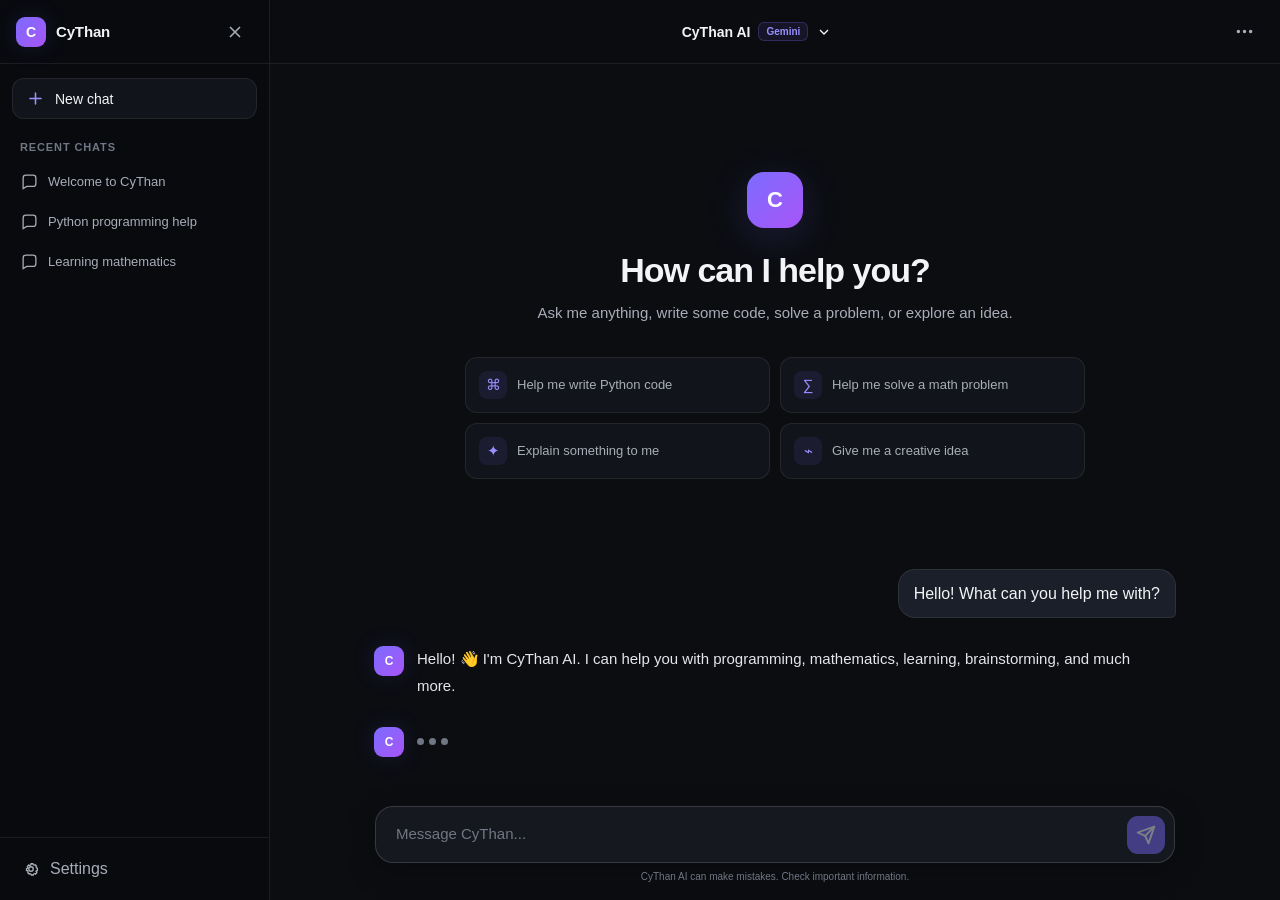
<file: frontend/index.html>
<!DOCTYPE html>
<html lang="en">
    <head>
        <meta charset="UTF-8">
        <meta name="viewport" content="width=device-width, initial-scale=1.0">

        <title>CyThan AI</title>

        <meta
            name="description"
            content="CyThan AI — an intelligent AI assistant."
        >

        <link rel="stylesheet" href="style.css">
    </head>

    <body>

        <!-- =========================================================
            APP CONTAINER
        ========================================================== -->
        <div class="app">

            <!-- =====================================================
                SIDEBAR
            ====================================================== -->
            <aside class="sidebar" id="sidebar">

                <!-- Sidebar Header -->
                <div class="sidebar-header">

                    <div class="brand">
                        <div class="brand-icon">
                            C
                        </div>

                        <span class="brand-name">
                            CyThan
                        </span>
                    </div>

                    <button
                        class="icon-button sidebar-close"
                        id="sidebarClose"
                        aria-label="Close sidebar"
                    >
                        <svg
                            width="20"
                            height="20"
                            viewBox="0 0 24 24"
                            fill="none"
                            stroke="currentColor"
                            stroke-width="2"
                        >
                            <path d="M18 6 6 18"></path>
                            <path d="m6 6 12 12"></path>
                        </svg>
                    </button>

                </div>


                <!-- New Chat -->
                <div class="sidebar-actions">

                    <button class="new-chat-button" id="newChatButton">

                        <svg
                            width="19"
                            height="19"
                            viewBox="0 0 24 24"
                            fill="none"
                            stroke="currentColor"
                            stroke-width="2"
                            stroke-linecap="round"
                            stroke-linejoin="round"
                        >
                            <path d="M12 5v14"></path>
                            <path d="M5 12h14"></path>
                        </svg>

                        <span>New chat</span>

                    </button>

                </div>


                <!-- Chat History -->
                <div class="history">

                    <div class="history-title">
                        Recent chats
                    </div>

                    <div class="history-list" id="historyList">

                        <!-- Placeholder chat history -->

                        <button class="history-item">

                            <svg
                                width="17"
                                height="17"
                                viewBox="0 0 24 24"
                                fill="none"
                                stroke="currentColor"
                                stroke-width="1.8"
                            >
                                <path
                                    d="M21 15a4 4 0 0 1-4 4H8l-5 3V7a4 4 0 0 1 4-4h10a4 4 0 0 1 4 4z"
                                ></path>
                            </svg>

                            <span>Welcome to CyThan</span>

                        </button>


                        <button class="history-item">

                            <svg
                                width="17"
                                height="17"
                                viewBox="0 0 24 24"
                                fill="none"
                                stroke="currentColor"
                                stroke-width="1.8"
                            >
                                <path
                                    d="M21 15a4 4 0 0 1-4 4H8l-5 3V7a4 4 0 0 1 4-4h10a4 4 0 0 1 4 4z"
                                ></path>
                            </svg>

                            <span>Python programming help</span>

                        </button>


                        <button class="history-item">

                            <svg
                                width="17"
                                height="17"
                                viewBox="0 0 24 24"
                                fill="none"
                                stroke="currentColor"
                                stroke-width="1.8"
                            >
                                <path
                                    d="M21 15a4 4 0 0 1-4 4H8l-5 3V7a4 4 0 0 1 4-4h10a4 4 0 0 1 4 4z"
                                ></path>
                            </svg>

                            <span>Learning mathematics</span>

                        </button>

                    </div>

                </div>


                <!-- Sidebar Footer -->
                <div class="sidebar-footer">

                    <button class="sidebar-option">

                        <svg
                            width="18"
                            height="18"
                            viewBox="0 0 24 24"
                            fill="none"
                            stroke="currentColor"
                            stroke-width="1.8"
                        >
                            <circle cx="12" cy="12" r="3"></circle>
                            <path
                                d="M19.4 15a1.7 1.7 0 0 0 .3 1.9l.1.1-1.8 1.8-.1-.1a1.7 1.7 0 0 0-1.9-.3 1.7 1.7 0 0 0-1 1.5V20h-2.5v-.1a1.7 1.7 0 0 0-1-1.5 1.7 1.7 0 0 0-1.9.3l-.1.1-1.8-1.8.1-.1A1.7 1.7 0 0 0 8 15a1.7 1.7 0 0 0-1.5-1H6v-2.5h.1a1.7 1.7 0 0 0 1.5-1 1.7 1.7 0 0 0-.3-1.9l-.1-.1L9 6.7l.1.1a1.7 1.7 0 0 0 1.9.3 1.7 1.7 0 0 0 1-1.5V5h2.5v.1a1.7 1.7 0 0 0 1 1.5 1.7 1.7 0 0 0 1.9-.3l.1-.1 1.8 1.8-.1.1a1.7 1.7 0 0 0-.3 1.9 1.7 1.7 0 0 0 1.5 1h.1V14h-.1a1.7 1.7 0 0 0-1.5 1z"
                            ></path>
                        </svg>

                        <span>Settings</span>

                    </button>

                </div>

            </aside>


            <!-- Sidebar Overlay -->
            <div
                class="sidebar-overlay"
                id="sidebarOverlay"
            ></div>


            <!-- =====================================================
                MAIN CONTENT
            ====================================================== -->
            <main class="main">

                <!-- Top Bar -->
                <header class="topbar">

                    <button
                        class="icon-button menu-button"
                        id="menuButton"
                        aria-label="Open sidebar"
                    >
                        <svg
                            width="22"
                            height="22"
                            viewBox="0 0 24 24"
                            fill="none"
                            stroke="currentColor"
                            stroke-width="2"
                            stroke-linecap="round"
                        >
                            <line x1="4" y1="6" x2="20" y2="6"></line>
                            <line x1="4" y1="12" x2="20" y2="12"></line>
                            <line x1="4" y1="18" x2="20" y2="18"></line>
                        </svg>
                    </button>


                    <div class="model-selector">

                        <span class="model-name">
                            CyThan AI
                        </span>

                        <span class="model-badge">
                            Gemini
                        </span>

                        <svg
                            width="16"
                            height="16"
                            viewBox="0 0 24 24"
                            fill="none"
                            stroke="currentColor"
                            stroke-width="2"
                        >
                            <path d="m6 9 6 6 6-6"></path>
                        </svg>

                    </div>


                    <button
                        class="icon-button"
                        aria-label="More options"
                    >
                        <svg
                            width="21"
                            height="21"
                            viewBox="0 0 24 24"
                            fill="none"
                            stroke="currentColor"
                            stroke-width="2"
                            stroke-linecap="round"
                        >
                            <circle cx="5" cy="12" r="1"></circle>
                            <circle cx="12" cy="12" r="1"></circle>
                            <circle cx="19" cy="12" r="1"></circle>
                        </svg>
                    </button>

                </header>


                <!-- =================================================
                    CHAT AREA
                ================================================== -->
                <section
                    class="chat-container"
                    id="chatContainer"
                    aria-live="polite"
                >

                    <!-- Welcome Screen -->
                    <div class="welcome-screen" id="welcomeScreen">

                        <div class="welcome-logo">
                            C
                        </div>

                        <h1>
                            How can I help you?
                        </h1>

                        <p>
                            Ask me anything, write some code,
                            solve a problem, or explore an idea.
                        </p>


                        <!-- Suggested Prompts -->
                        <div class="suggestions">

                            <button class="suggestion-card">
                                <span class="suggestion-icon">⌘</span>
                                <span>Help me write Python code</span>
                            </button>

                            <button class="suggestion-card">
                                <span class="suggestion-icon">∑</span>
                                <span>Help me solve a math problem</span>
                            </button>

                            <button class="suggestion-card">
                                <span class="suggestion-icon">✦</span>
                                <span>Explain something to me</span>
                            </button>

                            <button class="suggestion-card">
                                <span class="suggestion-icon">⌁</span>
                                <span>Give me a creative idea</span>
                            </button>

                        </div>

                    </div>


                    <!-- Messages -->
                    <div
                        class="messages"
                        id="messages"
                    >

                        <!-- Example user message -->

                        <article class="message user-message">

                            <div class="message-content">
                                <p>
                                    Hello! What can you help me with?
                                </p>
                            </div>

                        </article>


                        <!-- Example AI message -->

                        <article class="message ai-message">

                            <div class="ai-avatar">
                                C
                            </div>

                            <div class="message-content">

                                <p>
                                    Hello! 👋 I'm CyThan AI. I can help
                                    you with programming, mathematics,
                                    learning, brainstorming, and much more.
                                </p>

                            </div>

                        </article>


                        <!-- Typing Indicator -->

                        <article
                            class="message ai-message typing-message"
                            id="typingIndicator"
                            hidden
                        >

                            <div class="ai-avatar">
                                C
                            </div>

                            <div class="typing-indicator">

                                <span></span>
                                <span></span>
                                <span></span>

                            </div>

                        </article>

                    </div>

                </section>


                <!-- =================================================
                    INPUT AREA
                ================================================== -->
                <footer class="input-area">

                    <div class="input-wrapper">

                        <textarea
                            id="messageInput"
                            rows="1"
                            placeholder="Message CyThan..."
                            aria-label="Message CyThan"
                        ></textarea>


                        <button
                            class="send-button"
                            id="sendButton"
                            aria-label="Send message"
                            disabled
                        >

                            <svg
                                width="20"
                                height="20"
                                viewBox="0 0 24 24"
                                fill="none"
                                stroke="currentColor"
                                stroke-width="2.2"
                                stroke-linecap="round"
                                stroke-linejoin="round"
                            >
                                <path d="M22 2 11 13"></path>
                                <path d="m22 2-7 20-4-9-9-4Z"></path>
                            </svg>

                        </button>

                    </div>


                    <p class="input-disclaimer">
                        CyThan AI can make mistakes. Check important information.
                    </p>

                </footer>

            </main>

        </div>

        <script src="app.js"></script>
        
    </body>
</html>
</file>
<file: frontend/style.css>
/* ================================================================
   Cythan AI — Chat Interface
   Modern dark-mode UI
================================================================ */


/* ================================================================
   CSS VARIABLES
================================================================ */

:root {

    /* Backgrounds */
    --bg-main: #0b0d11;
    --bg-sidebar: #080a0e;
    --bg-elevated: #11141a;
    --bg-hover: #171a21;
    --bg-input: #15181f;

    /* Borders */
    --border: rgba(255, 255, 255, 0.08);
    --border-hover: rgba(255, 255, 255, 0.14);

    /* Text */
    --text-primary: #f3f4f6;
    --text-secondary: #a8adb8;
    --text-muted: #707784;

    /* Accent */
    --accent: #7c6cff;
    --accent-light: #9a8fff;
    --accent-dark: #5547d9;

    /* User message */
    --user-message: #1b1f2a;

    /* Layout */
    --sidebar-width: 270px;
    --topbar-height: 64px;
    --input-max-width: 800px;

    /* Effects */
    --radius-small: 8px;
    --radius-medium: 12px;
    --radius-large: 18px;

    --transition:
        180ms ease;

}


/* ================================================================
   RESET
================================================================ */

* {
    margin: 0;
    padding: 0;
    box-sizing: border-box;
}


html {
    height: 100%;
    scroll-behavior: smooth;
}


body {
    height: 100%;
    overflow: hidden;

    background: var(--bg-main);
    color: var(--text-primary);

    font-family:
        Inter,
        ui-sans-serif,
        -apple-system,
        BlinkMacSystemFont,
        "Segoe UI",
        Roboto,
        Helvetica,
        Arial,
        sans-serif;

    -webkit-font-smoothing: antialiased;
}


button,
textarea {
    font: inherit;
}


button {
    border: 0;
    cursor: pointer;
}


button:focus-visible,
textarea:focus-visible {
    outline: 2px solid var(--accent);
    outline-offset: 2px;
}


/* ================================================================
   APP
================================================================ */

.app {
    display: flex;
    width: 100%;
    height: 100vh;
}


/* ================================================================
   SIDEBAR
================================================================ */

.sidebar {
    position: relative;

    display: flex;
    flex-direction: column;

    flex-shrink: 0;

    width: var(--sidebar-width);
    height: 100%;

    background: var(--bg-sidebar);
    border-right: 1px solid var(--border);

    z-index: 100;

    transition:
        transform 250ms ease;
}


/* Sidebar Header */

.sidebar-header {
    display: flex;
    align-items: center;
    justify-content: space-between;

    height: var(--topbar-height);

    padding: 0 16px;

    border-bottom: 1px solid var(--border);
}


.brand {
    display: flex;
    align-items: center;
    gap: 10px;
}


.brand-icon,
.welcome-logo,
.ai-avatar {
    display: grid;
    place-items: center;

    background:
        linear-gradient(
            135deg,
            var(--accent),
            #a855f7
        );

    color: white;

    font-weight: 700;

    box-shadow:
        0 0 25px rgba(124, 108, 255, 0.15);
}


.brand-icon {
    width: 30px;
    height: 30px;

    border-radius: 9px;

    font-size: 14px;
}


.brand-name {
    font-size: 15px;
    font-weight: 650;
    letter-spacing: -0.01em;
}


.icon-button {
    display: grid;
    place-items: center;

    width: 36px;
    height: 36px;

    border-radius: 9px;

    background: transparent;
    color: var(--text-secondary);

    transition:
        background var(--transition),
        color var(--transition);
}


.icon-button:hover {
    background: var(--bg-hover);
    color: var(--text-primary);
}


/* ================================================================
   NEW CHAT
================================================================ */

.sidebar-actions {
    padding: 14px 12px 10px;
}


.new-chat-button {
    display: flex;
    align-items: center;
    gap: 10px;

    width: 100%;

    padding: 10px 13px;

    border: 1px solid var(--border);
    border-radius: var(--radius-medium);

    background: var(--bg-elevated);
    color: var(--text-primary);

    font-size: 14px;
    font-weight: 500;

    transition:
        background var(--transition),
        border-color var(--transition),
        transform var(--transition);
}


.new-chat-button:hover {
    background: var(--bg-hover);
    border-color: var(--border-hover);
}


.new-chat-button:active {
    transform: scale(0.98);
}


.new-chat-button svg {
    color: var(--accent-light);
}


/* ================================================================
   CHAT HISTORY
================================================================ */

.history {
    flex: 1;

    overflow-y: auto;

    padding: 12px;
}


.history-title {
    padding: 0 8px 10px;

    color: var(--text-muted);

    font-size: 11px;
    font-weight: 600;

    text-transform: uppercase;
    letter-spacing: 0.08em;
}


.history-list {
    display: flex;
    flex-direction: column;
    gap: 3px;
}


.history-item {
    display: flex;
    align-items: center;
    gap: 10px;

    width: 100%;

    padding: 10px 9px;

    border-radius: 9px;

    background: transparent;
    color: var(--text-secondary);

    font-size: 13px;

    text-align: left;

    transition:
        background var(--transition),
        color var(--transition);
}


.history-item:hover {
    background: var(--bg-hover);
    color: var(--text-primary);
}


.history-item span {
    overflow: hidden;

    white-space: nowrap;
    text-overflow: ellipsis;
}


/* ================================================================
   SIDEBAR FOOTER
================================================================ */

.sidebar-footer {
    padding: 12px;

    border-top: 1px solid var(--border);
}


.sidebar-option {
    display: flex;
    align-items: center;
    gap: 10px;

    width: 100%;

    padding: 10px;

    border-radius: 9px;

    background: transparent;
    color: var(--text-secondary);

    text-align: left;

    transition:
        background var(--transition),
        color var(--transition);
}


.sidebar-option:hover {
    background: var(--bg-hover);
    color: var(--text-primary);
}


/* ================================================================
   SIDEBAR OVERLAY
================================================================ */

.sidebar-overlay {
    display: none;

    position: fixed;
    inset: 0;

    background: rgba(0, 0, 0, 0.65);

    z-index: 90;
}


/* ================================================================
   MAIN
================================================================ */

.main {
    position: relative;

    display: flex;
    flex-direction: column;

    flex: 1;
    min-width: 0;
    height: 100%;

    background: var(--bg-main);
}


/* ================================================================
   TOP BAR
================================================================ */

.topbar {
    display: flex;
    align-items: center;
    justify-content: space-between;

    flex-shrink: 0;

    height: var(--topbar-height);

    padding: 0 18px;

    border-bottom: 1px solid var(--border);

    background: rgba(11, 13, 17, 0.85);

    backdrop-filter: blur(12px);

    z-index: 20;
}


.menu-button {
    display: none;
}


.model-selector {
    display: flex;
    align-items: center;
    gap: 8px;

    margin: auto;

    color: var(--text-primary);

    font-size: 14px;
    font-weight: 600;
}


.model-badge {
    padding: 3px 7px;

    border: 1px solid rgba(124, 108, 255, 0.25);
    border-radius: 6px;

    background: rgba(124, 108, 255, 0.1);

    color: var(--accent-light);

    font-size: 10px;
    font-weight: 600;
}


/* ================================================================
   CHAT CONTAINER
================================================================ */

.chat-container {
    flex: 1;

    overflow-y: auto;

    scroll-behavior: smooth;

    scrollbar-width: thin;
    scrollbar-color: #292d36 transparent;
}


.chat-container::-webkit-scrollbar {
    width: 7px;
}


.chat-container::-webkit-scrollbar-track {
    background: transparent;
}


.chat-container::-webkit-scrollbar-thumb {
    background: #292d36;
    border-radius: 10px;
}


/* ================================================================
   WELCOME SCREEN
================================================================ */

.welcome-screen {
    display: flex;
    flex-direction: column;
    align-items: center;

    max-width: 800px;

    margin: 0 auto;

    padding:
        clamp(70px, 12vh, 130px)
        24px
        60px;

    text-align: center;
}


.welcome-logo {
    width: 56px;
    height: 56px;

    margin-bottom: 22px;

    border-radius: 17px;

    font-size: 22px;

    box-shadow:
        0 10px 40px rgba(124, 108, 255, 0.18);
}


.welcome-screen h1 {
    margin-bottom: 10px;

    font-size:
        clamp(25px, 4vw, 34px);

    line-height: 1.2;

    letter-spacing: -0.03em;
}


.welcome-screen p {
    max-width: 520px;

    color: var(--text-secondary);

    font-size: 15px;
    line-height: 1.6;
}


/* ================================================================
   SUGGESTIONS
================================================================ */

.suggestions {
    display: grid;
    grid-template-columns: repeat(2, 1fr);

    width: 100%;
    max-width: 620px;

    gap: 10px;

    margin-top: 32px;
}


.suggestion-card {
    display: flex;
    align-items: center;
    gap: 10px;

    padding: 13px;

    border: 1px solid var(--border);
    border-radius: var(--radius-medium);

    background: var(--bg-elevated);
    color: var(--text-secondary);

    font-size: 13px;

    text-align: left;

    transition:
        background var(--transition),
        border-color var(--transition),
        transform var(--transition);
}


.suggestion-card:hover {
    background: var(--bg-hover);
    border-color: var(--border-hover);

    color: var(--text-primary);

    transform: translateY(-1px);
}


.suggestion-icon {
    display: grid;
    place-items: center;

    width: 28px;
    height: 28px;

    flex-shrink: 0;

    border-radius: 8px;

    background: rgba(124, 108, 255, 0.1);

    color: var(--accent-light);

    font-size: 15px;
}


/* ================================================================
   MESSAGES
================================================================ */

.messages {
    display: flex;
    flex-direction: column;

    width: 100%;
    max-width: 850px;

    margin: 0 auto;

    padding:
        30px
        24px
        160px;
}


.message {
    display: flex;

    width: 100%;

    margin-bottom: 28px;

    animation: messageAppear 220ms ease both;
}


@keyframes messageAppear {

    from {
        opacity: 0;
        transform: translateY(5px);
    }

    to {
        opacity: 1;
        transform: translateY(0);
    }

}


/* ================================================================
   USER MESSAGE
================================================================ */

.user-message {
    justify-content: flex-end;
}


.user-message .message-content {
    max-width: min(75%, 650px);

    padding: 11px 15px;

    border-radius:
        17px
        17px
        5px
        17px;

    background: var(--user-message);

    border: 1px solid var(--border);

    color: var(--text-primary);

    line-height: 1.6;
}


/* ================================================================
   AI MESSAGE
================================================================ */

.ai-message {
    align-items: flex-start;
    gap: 13px;
}


.ai-avatar {
    width: 30px;
    height: 30px;

    flex-shrink: 0;

    border-radius: 9px;

    font-size: 12px;
}


.ai-message .message-content {
    max-width: 750px;

    color: #e4e6eb;

    line-height: 1.75;

    font-size: 15px;
}


.message-content p {
    margin-bottom: 10px;
}


.message-content p:last-child {
    margin-bottom: 0;
}


/* ================================================================
   TYPING INDICATOR
================================================================ */

.typing-indicator {
    display: flex;
    align-items: center;
    gap: 5px;

    height: 30px;
}


.typing-indicator span {
    width: 7px;
    height: 7px;

    border-radius: 50%;

    background: var(--text-muted);

    animation: typingBounce 1.3s infinite ease-in-out;
}


.typing-indicator span:nth-child(1) {
    animation-delay: 0s;
}


.typing-indicator span:nth-child(2) {
    animation-delay: 0.15s;
}


.typing-indicator span:nth-child(3) {
    animation-delay: 0.3s;
}


@keyframes typingBounce {

    0%,
    60%,
    100% {
        transform: translateY(0);
        opacity: 0.45;
    }

    30% {
        transform: translateY(-5px);
        opacity: 1;
    }

}


/* ================================================================
   INPUT AREA
================================================================ */

.input-area {
    position: absolute;

    left: 0;
    right: 0;
    bottom: 0;

    display: flex;
    flex-direction: column;
    align-items: center;

    padding:
        14px
        20px
        18px;

    background:
        linear-gradient(
            to bottom,
            transparent,
            var(--bg-main) 28%
        );

    pointer-events: none;

    z-index: 15;
}


.input-wrapper {
    display: flex;
    align-items: flex-end;

    width: 100%;
    max-width: var(--input-max-width);

    padding: 8px 9px 8px 15px;

    border: 1px solid var(--border-hover);
    border-radius: 18px;

    background: var(--bg-input);

    box-shadow:
        0 8px 30px rgba(0, 0, 0, 0.25);

    pointer-events: auto;

    transition:
        border-color var(--transition),
        box-shadow var(--transition);
}


.input-wrapper:focus-within {
    border-color: rgba(124, 108, 255, 0.45);

    box-shadow:
        0 8px 35px rgba(0, 0, 0, 0.3),
        0 0 0 3px rgba(124, 108, 255, 0.06);
}


#messageInput {
    flex: 1;

    min-width: 0;

    max-height: 180px;

    padding: 8px 5px;

    border: 0;
    outline: 0;

    resize: none;

    overflow-y: auto;

    background: transparent;

    color: var(--text-primary);

    font-size: 15px;
    line-height: 1.5;

    scrollbar-width: thin;
}


#messageInput::placeholder {
    color: var(--text-muted);
}


.send-button {
    display: grid;
    place-items: center;

    width: 38px;
    height: 38px;

    flex-shrink: 0;

    border-radius: 11px;

    background: var(--accent);

    color: white;

    opacity: 0.45;

    cursor: default;

    transition:
        background var(--transition),
        opacity var(--transition),
        transform var(--transition);
}


.send-button:not(:disabled) {
    opacity: 1;
    cursor: pointer;
}


.send-button:not(:disabled):hover {
    background: var(--accent-light);
}


.send-button:not(:disabled):active {
    transform: scale(0.94);
}


.input-disclaimer {
    margin-top: 8px;

    color: var(--text-muted);

    font-size: 10px;

    pointer-events: auto;
}


/* ================================================================
   RESPONSIVE DESIGN
================================================================ */


/* Tablet */

@media (max-width: 900px) {

    :root {
        --sidebar-width: 250px;
    }

    .messages {
        max-width: 760px;
    }

}


/* Mobile */

@media (max-width: 700px) {

    .sidebar {
        position: fixed;

        left: 0;
        top: 0;
        bottom: 0;

        transform: translateX(-100%);

        box-shadow:
            15px 0 40px rgba(0, 0, 0, 0.35);
    }


    .sidebar.open {
        transform: translateX(0);
    }


    .sidebar-overlay.active {
        display: block;
    }


    .menu-button {
        display: grid;
    }


    .topbar {
        padding: 0 10px;
    }


    .model-selector {
        margin: auto;
    }


    .messages {
        padding:
            20px
            14px
            150px;
    }


    .welcome-screen {
        padding:
            60px
            18px
            50px;
    }


    .welcome-screen h1 {
        font-size: 27px;
    }


    .suggestions {
        grid-template-columns: 1fr;
    }


    .suggestion-card {
        padding: 12px;
    }


    .user-message .message-content {
        max-width: 85%;
    }


    .ai-message .message-content {
        font-size: 14px;
    }


    .input-area {
        padding:
            10px
            10px
            12px;
    }


    .input-wrapper {
        border-radius: 16px;
    }


    .input-disclaimer {
        font-size: 9px;
    }

}


/* Small phones */

@media (max-width: 420px) {

    .model-badge {
        display: none;
    }


    .welcome-logo {
        width: 50px;
        height: 50px;
    }


    .welcome-screen p {
        font-size: 14px;
    }


    .messages {
        padding-left: 10px;
        padding-right: 10px;
    }


    .user-message .message-content {
        max-width: 90%;
    }

}


/* ================================================================
   REDUCED MOTION
================================================================ */

@media (prefers-reduced-motion: reduce) {

    *,
    *::before,
    *::after {
        scroll-behavior: auto !important;
        animation-duration: 0.01ms !important;
        animation-iteration-count: 1 !important;
        transition-duration: 0.01ms !important;
    }

}
</file>
